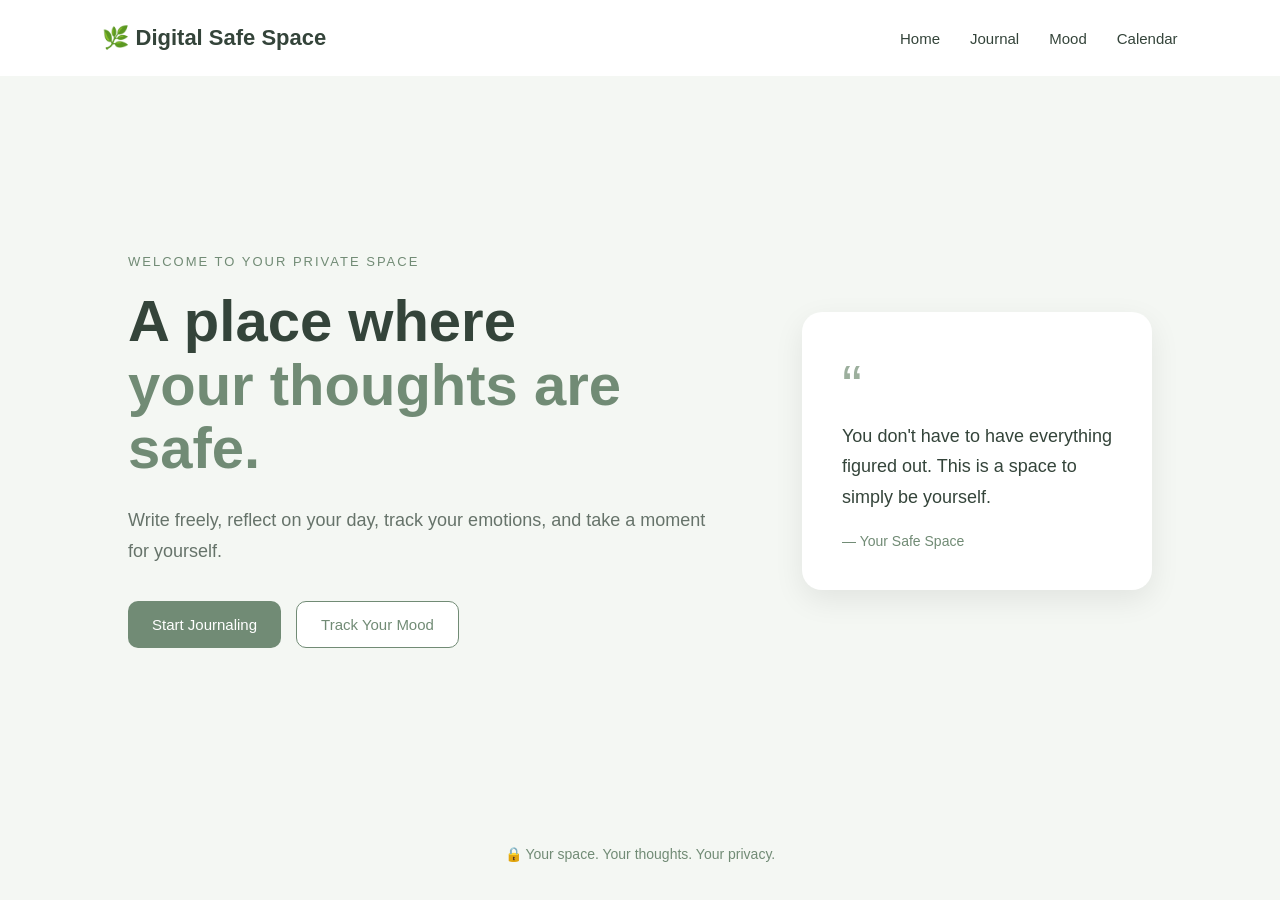
<file: index.html>
<!DOCTYPE html>
<html lang="en">
<head>
    <meta charset="UTF-8">
    <meta name="viewport" content="width=device-width, initial-scale=1.0">
    <title>Digital Safe Space</title>
    <link rel="stylesheet" href="style.css">
</head>

<body>

    <header>
        <div class="logo">🌿 Digital Safe Space</div>

        <nav>
            <a href="index.html">Home</a>
            <a href="journal.html">Journal</a>
            <a href="mood.html">Mood</a>
            <a href="calendar.html">Calendar</a>
        </nav>
    </header>

    <main class="hero">

        <div class="hero-content">
            <p class="welcome">WELCOME TO YOUR PRIVATE SPACE</p>

            <h1>A place where<br>
                <span>your thoughts are safe.</span>
            </h1>

            <p class="description">
                Write freely, reflect on your day, track your emotions,
                and take a moment for yourself.
            </p>

            <div class="buttons">
                <button onclick="startJournal()">Start Journaling</button>
                <button class="secondary" onclick="viewMood()">Track Your Mood</button>
            </div>
        </div>

        <div class="quote-box">
            <div class="quote-icon">“</div>

            <p>
                You don't have to have everything figured out.
                This is a space to simply be yourself.
            </p>

            <span>— Your Safe Space</span>
        </div>

    </main>

    <footer>
        <p>🔒 Your space. Your thoughts. Your privacy.</p>
    </footer>

    <script src="script.js"></script>

</body>
</html>
</file>
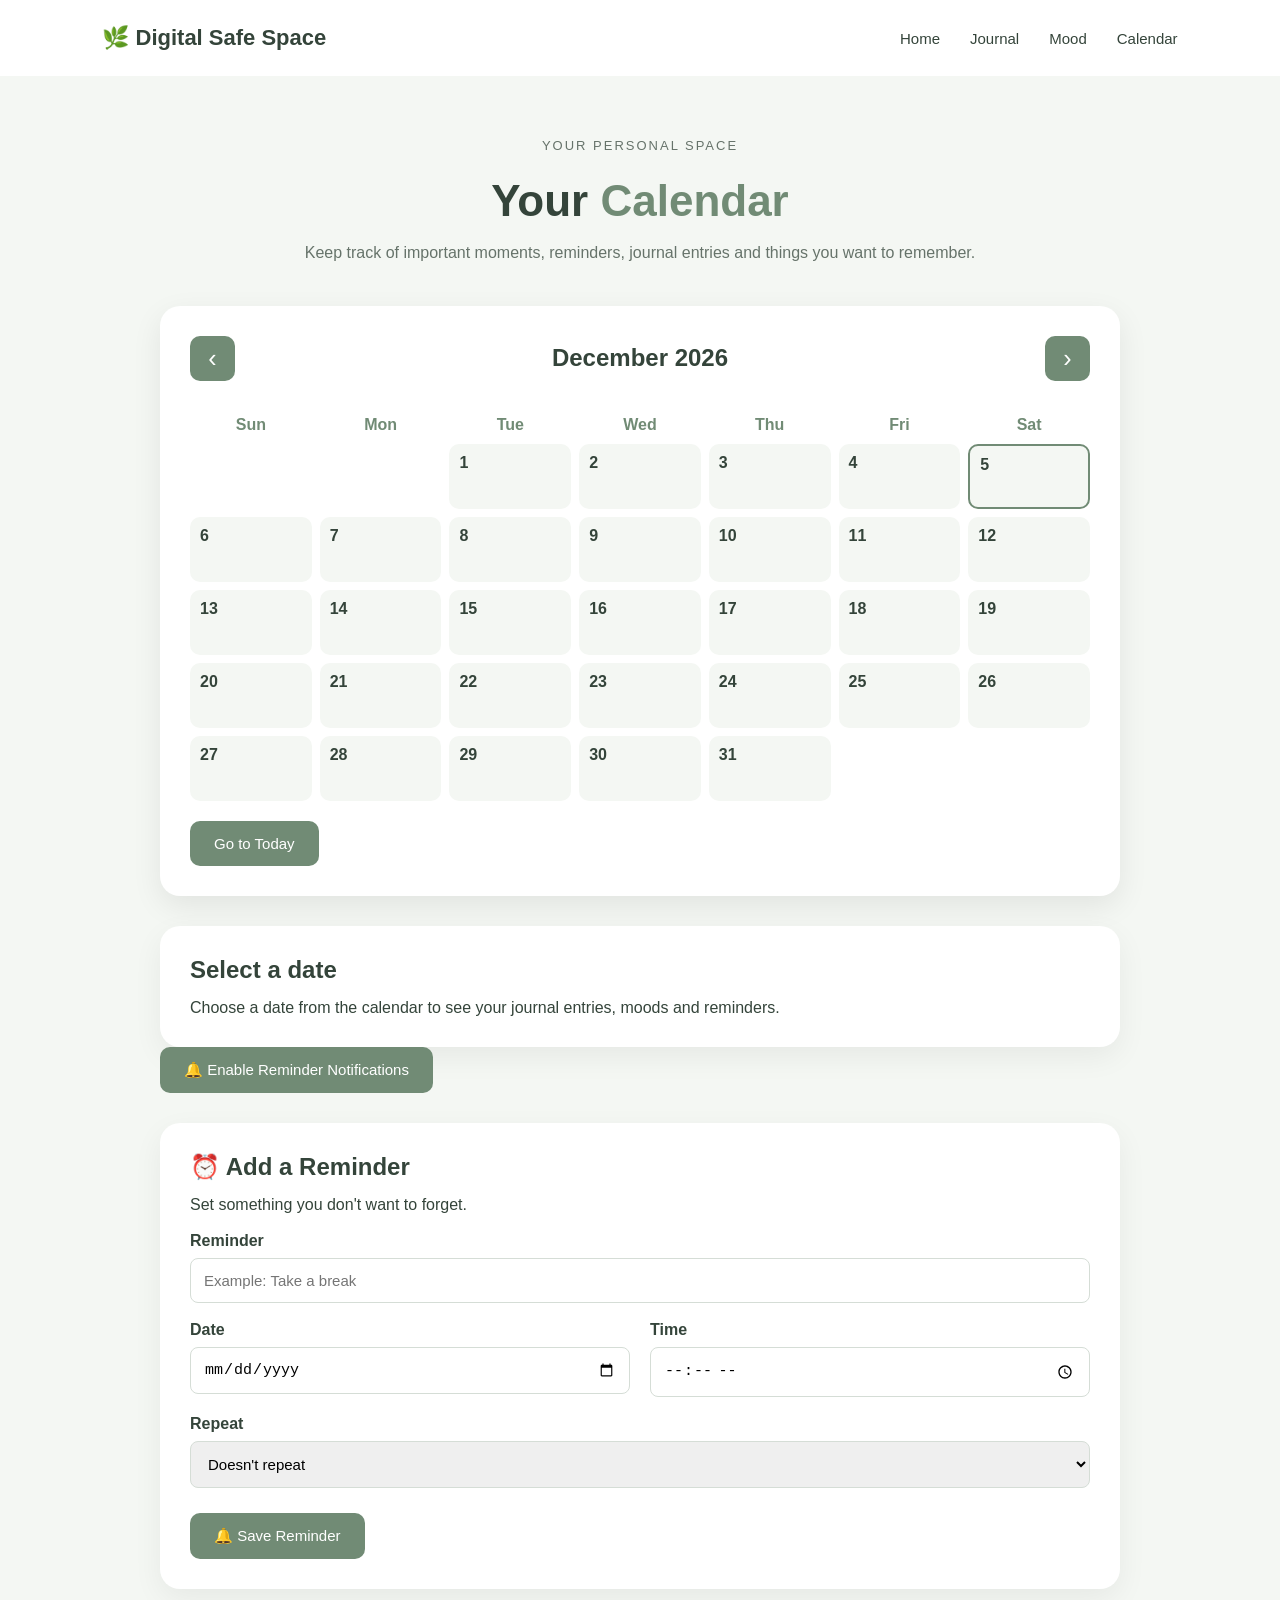
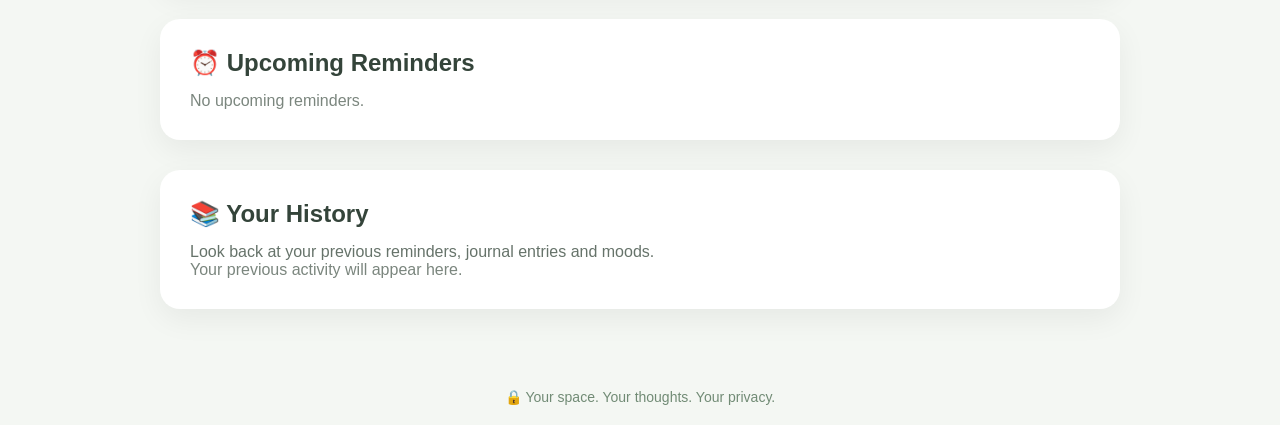
<file: calendar.html>
<!DOCTYPE html>
<html lang="en">

<head>
    <meta charset="UTF-8">
    <meta name="viewport" content="width=device-width, initial-scale=1.0">

    <title>Calendar | Digital Safe Space</title>

    <link rel="stylesheet" href="style.css">
</head>

<body>

<header>

    <div class="logo">
        🌿 Digital Safe Space
    </div>

    <nav>
        <a href="index.html">Home</a>
        <a href="journal.html">Journal</a>
        <a href="mood.html">Mood</a>
        <a href="calendar.html">Calendar</a>
    </nav>

</header>


<main class="calendar-page">

    <!-- PAGE HEADER -->

    <section class="calendar-header">

        <p class="welcome">
            YOUR PERSONAL SPACE
        </p>

        <h1>
            Your <span>Calendar</span>
        </h1>

        <p>
            Keep track of important moments, reminders,
            journal entries and things you want to remember.
        </p>

    </section>


    <!-- CALENDAR -->

    <section class="calendar-card">

        <div class="calendar-top">

            <button onclick="changeMonth(-1)">
                ‹
            </button>

            <h2 id="monthYear"></h2>

            <button onclick="changeMonth(1)">
                ›
            </button>

        </div>


        <div class="weekdays">

            <div>Sun</div>
            <div>Mon</div>
            <div>Tue</div>
            <div>Wed</div>
            <div>Thu</div>
            <div>Fri</div>
            <div>Sat</div>

        </div>


        <div id="calendarDays" class="calendar-days"></div>


        <button class="today-button" onclick="goToToday()">
            Go to Today
        </button>

    </section>


    <!-- SELECTED DATE -->

    <section class="selected-date-card">

        <h2 id="selectedDateTitle">
            Select a date
        </h2>

        <div id="selectedDateContent">

            <p>
                Choose a date from the calendar to see
                your journal entries, moods and reminders.
            </p>

        </div>

    </section>


    <!-- ADD REMINDER -->
    <button class="notification-button" onclick="enableNotifications()">
    🔔 Enable Reminder Notifications
</button>
    <section class="reminder-card">

        <h2>
            ⏰ Add a Reminder
        </h2>

        <p>
            Set something you don't want to forget.
        </p>


        <label for="reminderTitle">
            Reminder
        </label>

        <input
            type="text"
            id="reminderTitle"
            placeholder="Example: Take a break"
        >


        <div class="reminder-row">

            <div>

                <label for="reminderDate">
                    Date
                </label>

                <input
                    type="date"
                    id="reminderDate"
                >

            </div>


            <div>

                <label for="reminderTime">
                    Time
                </label>

                <input
                    type="time"
                    id="reminderTime"
                >

            </div>

        </div>


        <label for="reminderRepeat">
            Repeat
        </label>

        <select id="reminderRepeat">

            <option value="none">
                Doesn't repeat
            </option>

            <option value="daily">
                Daily
            </option>

            <option value="weekly">
                Weekly
            </option>

            <option value="monthly">
                Monthly
            </option>

        </select>


        <button
            class="save-reminder-button"
            onclick="saveReminder()"
        >
            🔔 Save Reminder
        </button>

    </section>


    <!-- UPCOMING REMINDERS -->

    <section class="history-section">

        <h2>
            ⏰ Upcoming Reminders
        </h2>

        <div id="upcomingReminders">

            <p class="empty-message">
                No upcoming reminders.
            </p>

        </div>

    </section>


    <!-- HISTORY -->

    <section class="history-section">

        <h2>
            📚 Your History
        </h2>

        <p class="history-description">
            Look back at your previous reminders,
            journal entries and moods.
        </p>

        <div id="history">

            <p class="empty-message">
                Your previous activity will appear here.
            </p>

        </div>

    </section>

</main>


<footer>

    <p>
        🔒 Your space. Your thoughts. Your privacy.
    </p>

</footer>


<script src="script.js"></script>

</body>
</html>
</file>
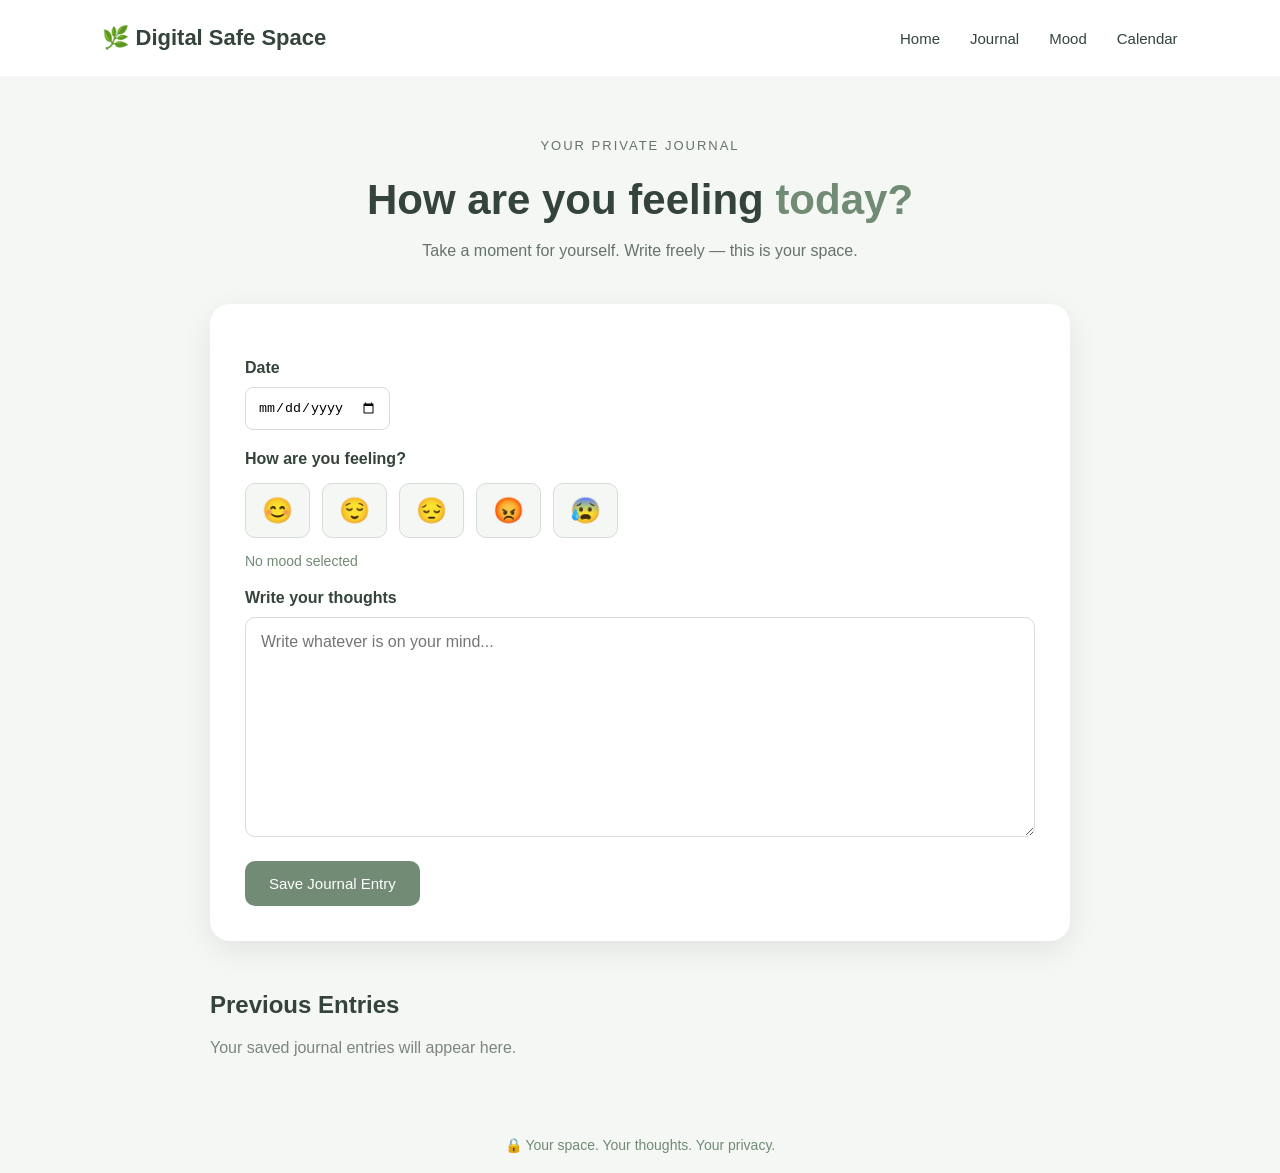
<file: journal.html>
<!DOCTYPE html>
<html lang="en">
<head>
    <meta charset="UTF-8">
    <meta name="viewport" content="width=device-width, initial-scale=1.0">
    <title>My Journal | Digital Safe Space</title>
    <link rel="stylesheet" href="style.css">
</head>

<body>

<header>
    <div class="logo">🌿 Digital Safe Space</div>

    <nav>
        <a href="index.html">Home</a>
        <a href="journal.html">Journal</a>
        <a href="#">Mood</a>
        <a href="#">Calendar</a>
    </nav>
</header>

<main class="journal-page">

    <section class="journal-header">
        <p class="welcome">YOUR PRIVATE JOURNAL</p>

        <h1>How are you feeling <span>today?</span></h1>

        <p>
            Take a moment for yourself. Write freely — this is your space.
        </p>
    </section>

    <section class="journal-card">

        <label for="journalDate">Date</label>
        <input type="date" id="journalDate">

        <label>How are you feeling?</label>

        <div class="mood-options">
            <button type="button" onclick="selectMood('😊 Happy')">😊</button>
            <button type="button" onclick="selectMood('😌 Calm')">😌</button>
            <button type="button" onclick="selectMood('😔 Sad')">😔</button>
            <button type="button" onclick="selectMood('😡 Angry')">😡</button>
            <button type="button" onclick="selectMood('😰 Anxious')">😰</button>
        </div>

        <p id="selectedMood">No mood selected</p>

        <label for="journalText">Write your thoughts</label>

        <textarea
            id="journalText"
            placeholder="Write whatever is on your mind..."
        ></textarea>

        <button class="save-button" onclick="saveEntry()">
            Save Journal Entry
        </button>

    </section>

    <section class="entries-section">

        <h2>Previous Entries</h2>

        <div id="entries">
            <p class="empty-message">
                Your saved journal entries will appear here.
            </p>
        </div>

    </section>

</main>

<footer>
    <p>🔒 Your space. Your thoughts. Your privacy.</p>
</footer>

<script src="script.js"></script>

</body>
</html>
</file>
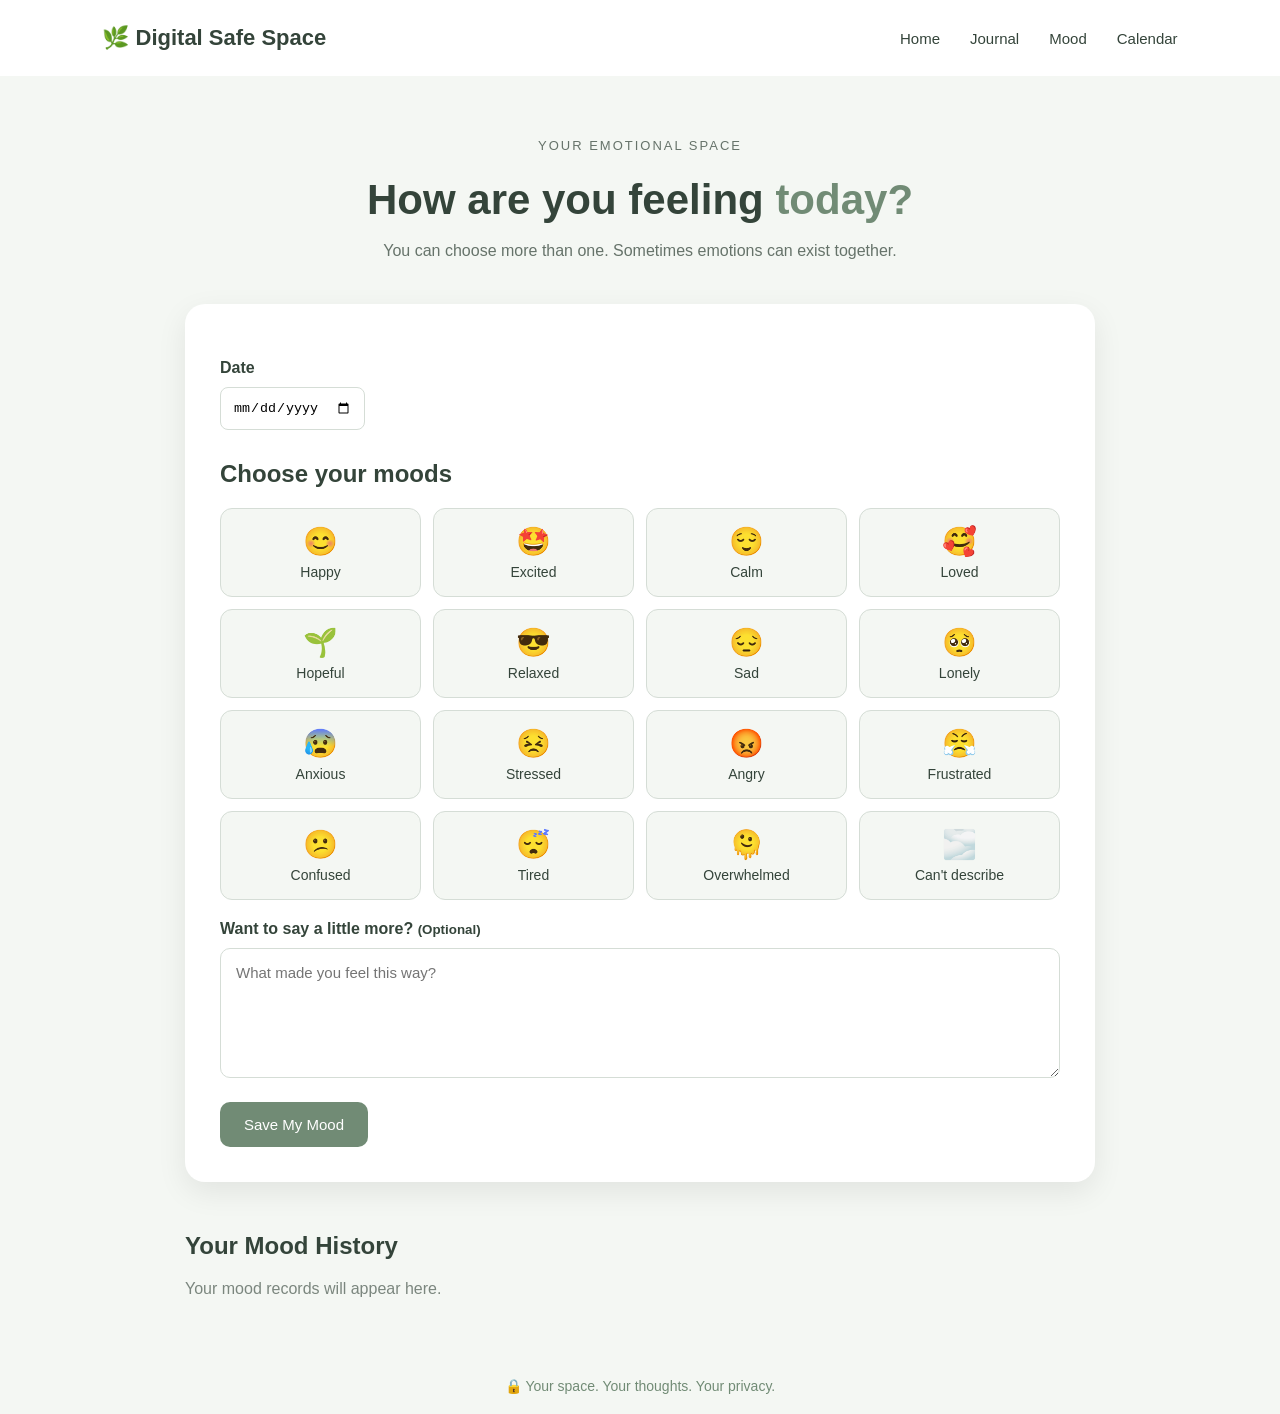
<file: mood.html>
<!DOCTYPE html>
<html lang="en">
<head>
    <meta charset="UTF-8">
    <meta name="viewport" content="width=device-width, initial-scale=1.0">
    <title>Mood Tracker | Digital Safe Space</title>
    <link rel="stylesheet" href="style.css">
</head>

<body>

<header>
    <div class="logo">🌿 Digital Safe Space</div>

    <nav>
        <a href="index.html">Home</a>
        <a href="journal.html">Journal</a>
        <a href="mood.html">Mood</a>
        <a href="#">Calendar</a>
    </nav>
</header>

<main class="mood-page">

    <section class="mood-header">
        <p class="welcome">YOUR EMOTIONAL SPACE</p>

        <h1>How are you feeling <span>today?</span></h1>

        <p>
            You can choose more than one. Sometimes emotions can exist together.
        </p>
    </section>

    <section class="mood-card">

        <label for="moodDate">Date</label>

        <input type="date" id="moodDate">

        <h2>Choose your moods</h2>

        <div class="mood-grid">

            <button class="mood-option" data-mood="😊 Happy">
                😊 <span>Happy</span>
            </button>

            <button class="mood-option" data-mood="🤩 Excited">
                🤩 <span>Excited</span>
            </button>

            <button class="mood-option" data-mood="😌 Calm">
                😌 <span>Calm</span>
            </button>

            <button class="mood-option" data-mood="🥰 Loved">
                🥰 <span>Loved</span>
            </button>

            <button class="mood-option" data-mood="🌱 Hopeful">
                🌱 <span>Hopeful</span>
            </button>

            <button class="mood-option" data-mood="😎 Relaxed">
                😎 <span>Relaxed</span>
            </button>

            <button class="mood-option" data-mood="😔 Sad">
                😔 <span>Sad</span>
            </button>

            <button class="mood-option" data-mood="🥺 Lonely">
                🥺 <span>Lonely</span>
            </button>

            <button class="mood-option" data-mood="😰 Anxious">
                😰 <span>Anxious</span>
            </button>

            <button class="mood-option" data-mood="😣 Stressed">
                😣 <span>Stressed</span>
            </button>

            <button class="mood-option" data-mood="😡 Angry">
                😡 <span>Angry</span>
            </button>

            <button class="mood-option" data-mood="😤 Frustrated">
                😤 <span>Frustrated</span>
            </button>

            <button class="mood-option" data-mood="😕 Confused">
                😕 <span>Confused</span>
            </button>

            <button class="mood-option" data-mood="😴 Tired">
                😴 <span>Tired</span>
            </button>

            <button class="mood-option" data-mood="🫠 Overwhelmed">
                🫠 <span>Overwhelmed</span>
            </button>

            <button class="mood-option" data-mood="🌫️ Can't describe">
                🌫️ <span>Can't describe</span>
            </button>

        </div>

        <label for="moodNote">Want to say a little more? <small>(Optional)</small></label>

        <textarea
            id="moodNote"
            placeholder="What made you feel this way?"
        ></textarea>

        <button class="save-mood-button" onclick="saveMood()">
            Save My Mood
        </button>

    </section>

    <section class="mood-history">

        <h2>Your Mood History</h2>

        <div id="moodEntries">
            <p class="empty-message">
                Your mood records will appear here.
            </p>
        </div>

    </section>

</main>

<footer>
    <p>🔒 Your space. Your thoughts. Your privacy.</p>
</footer>

<script src="script.js"></script>

</body>
</html>
</file>
<file: style.css>
* {
    margin: 0;
    padding: 0;
    box-sizing: border-box;
}

body {
    font-family: Arial, sans-serif;
    background: #f4f7f3;
    color: #34443a;
    min-height: 100vh;
}

header {
    display: flex;
    justify-content: space-between;
    align-items: center;
    padding: 25px 8%;
    background: white;
}

.logo {
    font-size: 22px;
    font-weight: bold;
}

nav {
    display: flex;
    gap: 30px;
}

nav a {
    text-decoration: none;
    color: #34443a;
    font-size: 15px;
}

nav a:hover {
    color: #718b75;
}

.hero {
    min-height: calc(100vh - 150px);
    display: flex;
    justify-content: space-between;
    align-items: center;
    padding: 60px 10%;
    gap: 60px;
}

.hero-content {
    max-width: 600px;
}

.welcome {
    font-size: 13px;
    letter-spacing: 2px;
    color: #718b75;
    margin-bottom: 20px;
}

h1 {
    font-size: 58px;
    line-height: 1.1;
    margin-bottom: 25px;
}

h1 span {
    color: #718b75;
}

.description {
    font-size: 18px;
    line-height: 1.7;
    color: #66736a;
    margin-bottom: 35px;
}

.buttons {
    display: flex;
    gap: 15px;
}

button {
    padding: 14px 24px;
    border: none;
    border-radius: 10px;
    background: #718b75;
    color: white;
    font-size: 15px;
    cursor: pointer;
}

button:hover {
    background: #5f7763;
}

button.secondary {
    background: white;
    color: #718b75;
    border: 1px solid #718b75;
}

.quote-box {
    max-width: 350px;
    background: white;
    padding: 40px;
    border-radius: 20px;
    box-shadow: 0 10px 30px rgba(0, 0, 0, 0.08);
}

.quote-icon {
    font-size: 60px;
    color: #9caf9d;
}

.quote-box p {
    font-size: 18px;
    line-height: 1.7;
    margin-bottom: 20px;
}

.quote-box span {
    color: #718b75;
    font-size: 14px;
}

footer {
    text-align: center;
    padding: 20px;
    color: #718b75;
    font-size: 14px;
}

@media (max-width: 800px) {

    header {
        flex-direction: column;
        gap: 20px;
    }

    .hero {
        flex-direction: column;
        text-align: center;
    }

    .buttons {
        justify-content: center;
    }

    h1 {
        font-size: 42px;
    }
}
/* JOURNAL PAGE */

.journal-page {
    max-width: 900px;
    margin: auto;
    padding: 60px 20px;
}

.journal-header {
    text-align: center;
    margin-bottom: 40px;
}

.journal-header h1 {
    font-size: 42px;
    margin-bottom: 15px;
}

.journal-header h1 span {
    color: #718b75;
}

.journal-header p {
    color: #66736a;
    line-height: 1.6;
}

.journal-card {
    background: white;
    padding: 35px;
    border-radius: 20px;
    box-shadow: 0 10px 30px rgba(0, 0, 0, 0.08);
}

.journal-card label {
    display: block;
    margin-bottom: 10px;
    margin-top: 20px;
    font-weight: bold;
}

#journalDate {
    padding: 12px;
    border: 1px solid #d5ddd6;
    border-radius: 8px;
}

.mood-options {
    display: flex;
    gap: 12px;
    margin: 15px 0;
}

.mood-options button {
    background: #f4f7f3;
    color: #34443a;
    font-size: 25px;
    padding: 12px 16px;
    border: 1px solid #d5ddd6;
}

.mood-options button:hover {
    background: #e3ebe4;
}

#selectedMood {
    color: #718b75;
    font-size: 14px;
}

#journalText {
    width: 100%;
    min-height: 220px;
    padding: 15px;
    border: 1px solid #d5ddd6;
    border-radius: 10px;
    resize: vertical;
    font-family: Arial, sans-serif;
    font-size: 16px;
}

.save-button {
    margin-top: 20px;
}

.entries-section {
    margin-top: 50px;
}

.entries-section h2 {
    margin-bottom: 20px;
}

.entry {
    background: white;
    padding: 20px;
    margin-bottom: 15px;
    border-radius: 12px;
    border-left: 4px solid #718b75;
}

.entry-date {
    font-size: 13px;
    color: #718b75;
}

.entry-mood {
    margin: 8px 0;
    font-weight: bold;
}

.entry-text {
    color: #4f5c53;
    line-height: 1.6;
}

.empty-message {
    color: #7b867e;
}
/* MOOD TRACKER */

.mood-page {
    max-width: 950px;
    margin: auto;
    padding: 60px 20px;
}

.mood-header {
    text-align: center;
    margin-bottom: 40px;
}

.mood-header h1 {
    font-size: 42px;
    margin-bottom: 15px;
}

.mood-header h1 span {
    color: #718b75;
}

.mood-header p {
    color: #66736a;
    line-height: 1.6;
}

.mood-card {
    background: white;
    padding: 35px;
    border-radius: 20px;
    box-shadow: 0 10px 30px rgba(0, 0, 0, 0.08);
}

.mood-card > label {
    display: block;
    margin-bottom: 10px;
    margin-top: 20px;
    font-weight: bold;
}

#moodDate {
    padding: 12px;
    border: 1px solid #d5ddd6;
    border-radius: 8px;
}

.mood-card h2 {
    margin-top: 30px;
    margin-bottom: 20px;
}

.mood-grid {
    display: grid;
    grid-template-columns: repeat(4, 1fr);
    gap: 12px;
}

.mood-option {
    background: #f4f7f3;
    color: #34443a;
    border: 1px solid #d5ddd6;
    border-radius: 12px;
    padding: 16px 10px;
    cursor: pointer;
    font-size: 28px;
    transition: 0.2s;
}

.mood-option span {
    display: block;
    font-size: 14px;
    margin-top: 6px;
}

.mood-option:hover {
    background: #e3ebe4;
    transform: translateY(-2px);
}

.mood-option.selected {
    background: #dce8de;
    border: 2px solid #718b75;
}

#moodNote {
    width: 100%;
    min-height: 130px;
    padding: 15px;
    border: 1px solid #d5ddd6;
    border-radius: 10px;
    resize: vertical;
    font-family: Arial, sans-serif;
    font-size: 15px;
}

.save-mood-button {
    margin-top: 20px;
}

.mood-history {
    margin-top: 50px;
}

.mood-history h2 {
    margin-bottom: 20px;
}

.mood-entry {
    background: white;
    padding: 20px;
    margin-bottom: 15px;
    border-radius: 12px;
    border-left: 4px solid #718b75;
}

.mood-entry-date {
    color: #718b75;
    font-size: 13px;
    margin-bottom: 8px;
}

.mood-entry-moods {
    font-size: 17px;
    margin-bottom: 8px;
}

.mood-entry-note {
    color: #66736a;
    line-height: 1.5;
}

@media (max-width: 700px) {

    .mood-grid {
        grid-template-columns: repeat(2, 1fr);
    }
}
/* CALENDAR */

.calendar-page {
    max-width: 1000px;
    margin: auto;
    padding: 60px 20px;
}

.calendar-header {
    text-align: center;
    margin-bottom: 40px;
}

.calendar-header h1 {
    font-size: 44px;
    margin-bottom: 15px;
}

.calendar-header h1 span {
    color: #718b75;
}

.calendar-header p {
    color: #66736a;
    line-height: 1.6;
}


/* CALENDAR CARD */

.calendar-card {
    background: white;
    padding: 30px;
    border-radius: 20px;
    box-shadow: 0 10px 30px rgba(0,0,0,0.08);
}

.calendar-top {
    display: flex;
    justify-content: space-between;
    align-items: center;
    margin-bottom: 25px;
}

.calendar-top h2 {
    font-size: 24px;
}

.calendar-top button {
    width: 45px;
    height: 45px;
    padding: 0;
    font-size: 25px;
}


/* WEEKDAYS */

.weekdays,
.calendar-days {
    display: grid;
    grid-template-columns: repeat(7, 1fr);
    gap: 8px;
}

.weekdays div {
    text-align: center;
    font-weight: bold;
    color: #718b75;
    padding: 10px;
}


/* CALENDAR DAYS */

.calendar-day {
    min-height: 65px;
    background: #f4f7f3;
    border-radius: 10px;
    padding: 10px;
    cursor: pointer;
    position: relative;
    transition: 0.2s;
}

.calendar-day:hover {
    background: #e3ebe4;
    transform: translateY(-2px);
}

.calendar-day.today {
    border: 2px solid #718b75;
}

.calendar-day.selected {
    background: #dce8de;
}

.calendar-day.empty {
    background: transparent;
    cursor: default;
}

.day-number {
    font-weight: bold;
}

.day-indicators {
    position: absolute;
    bottom: 7px;
    left: 8px;
    font-size: 12px;
}


/* TODAY BUTTON */

.today-button {
    margin-top: 20px;
}


/* SELECTED DATE */

.selected-date-card,
.reminder-card,
.history-section {
    background: white;
    margin-top: 30px;
    padding: 30px;
    border-radius: 20px;
    box-shadow: 0 10px 30px rgba(0,0,0,0.06);
}

.selected-date-card h2,
.reminder-card h2,
.history-section h2 {
    margin-bottom: 15px;
}


/* REMINDER */

.reminder-card input,
.reminder-card select {
    width: 100%;
    padding: 13px;
    border: 1px solid #d5ddd6;
    border-radius: 8px;
    font-size: 15px;
}

.reminder-card label {
    display: block;
    font-weight: bold;
    margin-top: 18px;
    margin-bottom: 8px;
}

.reminder-row {
    display: grid;
    grid-template-columns: 1fr 1fr;
    gap: 20px;
}

.save-reminder-button {
    margin-top: 25px;
}


/* REMINDER / HISTORY ITEMS */

.reminder-item,
.history-item {
    background: #f4f7f3;
    padding: 18px;
    border-radius: 12px;
    margin-top: 12px;
    border-left: 4px solid #718b75;
}

.reminder-item h3,
.history-item h3 {
    margin-bottom: 7px;
}

.reminder-date,
.history-date {
    font-size: 13px;
    color: #718b75;
    margin-bottom: 8px;
}

.history-description {
    color: #66736a;
}


/* RESPONSIVE */

@media (max-width: 700px) {

    .weekdays,
    .calendar-days {
        gap: 4px;
    }

    .calendar-day {
        min-height: 50px;
        padding: 6px;
        font-size: 13px;
    }

    .day-indicators {
        font-size: 9px;
    }

    .reminder-row {
        grid-template-columns: 1fr;
    }

}
</file>
